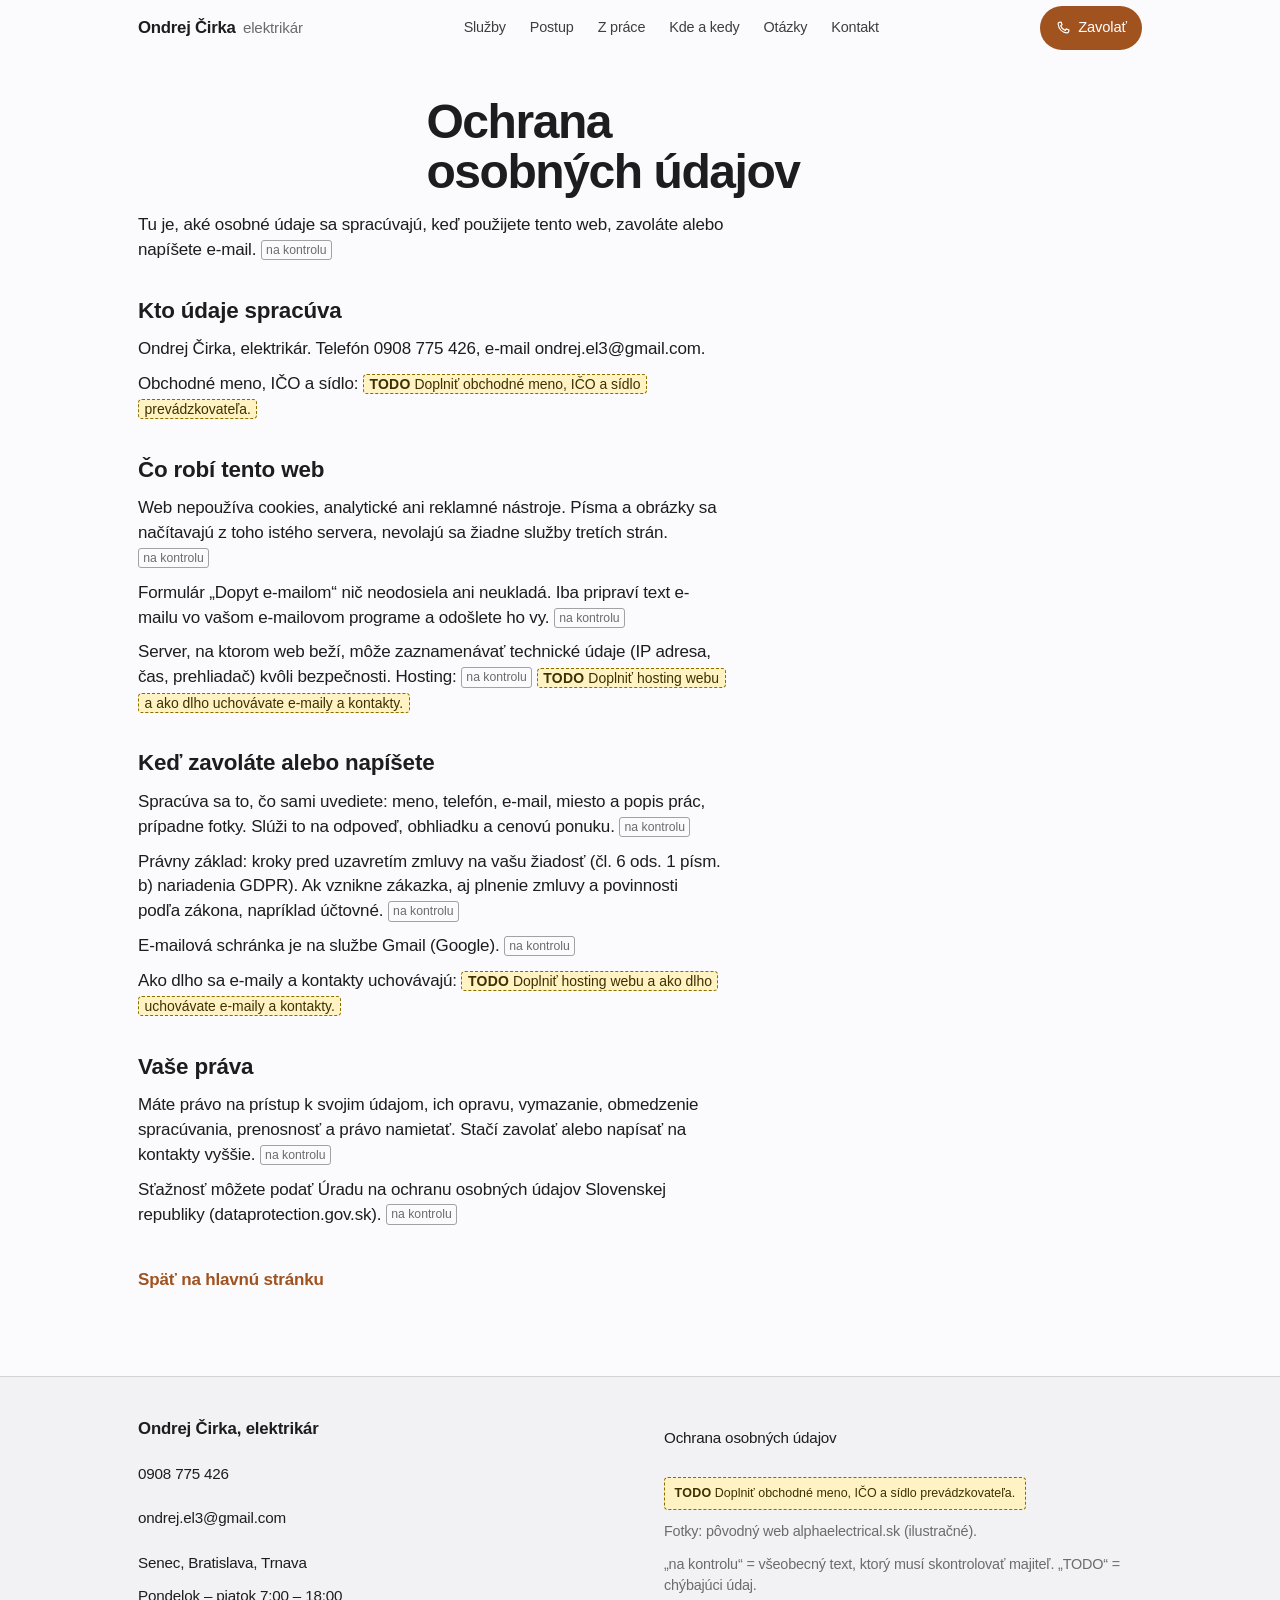
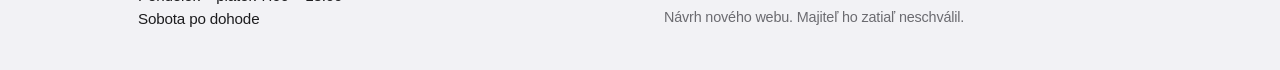
<file: variants/4/ochrana-osobnych-udajov/index.html>
<!DOCTYPE html><html lang="sk"><head><meta charset="utf-8"><meta name="viewport" content="width=device-width, initial-scale=1"><meta name="robots" content="noindex, nofollow"><title>Ochrana osobných údajov | Ondrej Čirka</title><meta name="description" content="Prerábky bytov, elektroinštalácie, montáž a výmena svietidiel, zásuviek a vypínačov. Senec, Bratislava, Trnava. Obhliadka zdarma, nezáväzná cenová ponuka. Tel. 0908 775 426."><meta name="theme-color" content="#FBFBFD" media="(prefers-color-scheme: light)"><meta name="theme-color" content="#000000" media="(prefers-color-scheme: dark)"><meta property="og:title" content="Ochrana osobných údajov | Ondrej Čirka"><meta property="og:description" content="Prerábky bytov, elektroinštalácie, montáž a výmena svietidiel, zásuviek a vypínačov. Senec, Bratislava, Trnava. Obhliadka zdarma, nezáväzná cenová ponuka. Tel. 0908 775 426."><meta property="og:type" content="website"><meta property="og:locale" content="sk_SK"><link rel="icon" href="/alphaelectrical-navrhy/favicon.svg" type="image/svg+xml"><script>document.documentElement.classList.add('js')</script><style>.sr-only,.mh-sr{position:absolute;width:1px;height:1px;padding:0;margin:-1px;overflow:hidden;clip:rect(0 0 0 0);white-space:nowrap;border:0}.skip-link{position:absolute;left:1rem;top:-100px;z-index:100;padding:.75rem 1rem;background:var(--skip-bg, #000);color:var(--skip-fg, #fff);font-weight:600;text-decoration:none}.skip-link:focus{top:1rem}.todo{display:inline;padding:.05em .4em .1em;border:1px dashed var(--todo-border, #8a6d00);border-radius:4px;background:var(--todo-bg, #fff4c2);color:var(--todo-fg, #3d2f00);font-size:.82em;font-weight:500;line-height:1.5;box-decoration-break:clone;-webkit-box-decoration-break:clone;font-family:var(--font-ui, system-ui),system-ui,sans-serif;letter-spacing:0;text-transform:none;font-stretch:100%;font-style:normal}.todo--block{display:block;width:fit-content;max-width:100%;margin-block:.5rem 0;padding:.4rem .6rem}.todo__tag{font-weight:700;letter-spacing:.02em}.review{display:inline-block;padding:0 .35em;border-radius:3px;border:1px solid var(--review-border, currentColor);color:var(--review-fg, inherit);font-size:.72em;font-weight:500;line-height:1.5;vertical-align:.1em;white-space:nowrap;font-family:var(--font-ui, system-ui),system-ui,sans-serif;letter-spacing:0;text-transform:none;font-stretch:100%;font-style:normal;opacity:1}.hours-status{display:flex;align-items:baseline;gap:.55em}.hours-status__dot{flex:none;width:.6em;height:.6em;border-radius:50%;background:var(--status-neutral, currentColor);transform:translateY(-.05em)}.hours-status[data-kind=open] .hours-status__dot{background:var(--status-open, green)}.hours-status[data-kind=closed] .hours-status__dot{background:transparent;box-shadow:inset 0 0 0 2px var(--status-closed, currentColor)}.mh-form[hidden],.mh-result[hidden]{display:none!important}.mh-field{display:grid;gap:.35rem}.mh-field label{font-weight:600}.mh-opt{font-weight:400}.mh-field input,.mh-field select,.mh-field textarea,.mh-result textarea{width:100%;font:inherit;min-height:48px}.mh-result textarea{min-height:10rem}@media(prefers-reduced-motion:reduce){*,*:before,*:after{scroll-behavior:auto!important;transition-duration:.01ms!important;animation-duration:.01ms!important;animation-iteration-count:1!important}}html{scroll-padding-top:1rem;scroll-padding-bottom:96px}@media(min-width:1024px){html{scroll-padding-bottom:1rem}}footer a,.mh-nojs-link,[class$=contact__phone],[class$=contact__big],[class$=card__phone],[class$=contact__mail],[class$=card__mail] a,[class$=legal__back]{display:inline-flex;align-items:center;min-height:44px}.mh-error:empty{display:none}.mh-error{color:var(--error, #a1121d);font-weight:600;font-size:.95rem}.mh-field select[aria-invalid=true]{border-color:var(--error, #a1121d)!important;box-shadow:0 0 0 1px var(--error, #a1121d)}
@layer base{*,:after,:before,::backdrop,::file-selector-button{box-sizing:border-box;margin:0;padding:0;border:0 solid}html,:host{line-height:1.5;-webkit-text-size-adjust:100%;tab-size:4;font-family:-apple-system,BlinkMacSystemFont,Segoe UI,Roboto,Helvetica Neue,Noto Sans,Arial,sans-serif,"Apple Color Emoji","Segoe UI Emoji",Segoe UI Symbol,"Noto Color Emoji";font-feature-settings:normal;font-variation-settings:normal;-webkit-tap-highlight-color:transparent}hr{height:0;color:inherit;border-top-width:1px}abbr:where([title]){-webkit-text-decoration:underline dotted;text-decoration:underline dotted}h1,h2,h3,h4,h5,h6{font-size:inherit;font-weight:inherit}a{color:inherit;-webkit-text-decoration:inherit;text-decoration:inherit}b,strong{font-weight:bolder}code,kbd,samp,pre{font-family:ui-monospace,SFMono-Regular,Menlo,Monaco,Consolas,Liberation Mono,Courier New,monospace;font-feature-settings:normal;font-variation-settings:normal;font-size:1em}small{font-size:80%}sub,sup{font-size:75%;line-height:0;position:relative;vertical-align:baseline}sub{bottom:-.25em}sup{top:-.5em}table{text-indent:0;border-color:inherit;border-collapse:collapse}:-moz-focusring:where(:not(iframe)){outline:auto}progress{vertical-align:baseline}summary{display:list-item}ol,ul,menu{list-style:none}img,svg,video,canvas,audio,iframe,embed,object{display:block;vertical-align:middle}img,video{max-width:100%;height:auto}button,input,select,optgroup,textarea,::file-selector-button{font:inherit;font-feature-settings:inherit;font-variation-settings:inherit;letter-spacing:inherit;color:inherit;border-radius:0;background-color:transparent;opacity:1}:where(select:is([multiple],[size])) optgroup{font-weight:bolder}:where(select:is([multiple],[size])) optgroup option{padding-inline-start:20px}::file-selector-button{margin-inline-end:4px}::placeholder{opacity:1}@supports (not (-webkit-appearance: -apple-pay-button)) or (contain-intrinsic-size: 1px){::placeholder{color:currentcolor;@supports (color: color-mix(in lab,red,red)){color:color-mix(in oklab,currentcolor 50%,transparent)}}}textarea{resize:vertical}::-webkit-search-decoration{-webkit-appearance:none}::-webkit-date-and-time-value{min-height:1lh;text-align:inherit}::-webkit-datetime-edit{display:inline-flex}::-webkit-datetime-edit-fields-wrapper{padding:0}::-webkit-datetime-edit,::-webkit-datetime-edit-year-field,::-webkit-datetime-edit-month-field,::-webkit-datetime-edit-day-field,::-webkit-datetime-edit-hour-field,::-webkit-datetime-edit-minute-field,::-webkit-datetime-edit-second-field,::-webkit-datetime-edit-millisecond-field,::-webkit-datetime-edit-meridiem-field{padding-block:0}::-webkit-calendar-picker-indicator{line-height:1}:-moz-ui-invalid{box-shadow:none}button,input:where([type=button],[type=reset],[type=submit]),::file-selector-button{appearance:button}::-webkit-inner-spin-button,::-webkit-outer-spin-button{height:auto}[hidden]:where(:not([hidden=until-found])){display:none!important}}.v4{--bg: #fbfbfd;--tile: #f2f2f5;--card: #ffffff;--text: #1d1d1f;--text-2: #6b6b70;--line: #d2d2d7;--accent: #a0521f;--accent-press: #8a4519;--on-accent: #ffffff;--quiet: #e8e8ed;--quiet-press: #dcdce2;--glass: rgba(251, 251, 253, .72);--glass-line: rgba(0, 0, 0, .08);--font-ui: -apple-system, BlinkMacSystemFont, "SF Pro Text", "SF Pro Display", "Segoe UI Variable Text", "Segoe UI", Roboto, "Helvetica Neue", Arial, sans-serif;--font-head: -apple-system, BlinkMacSystemFont, "SF Pro Display", "Segoe UI Variable Display", "Segoe UI", Roboto, "Helvetica Neue", Arial, sans-serif;--todo-bg: #fff3c4;--todo-fg: #3d2f00;--todo-border: #8a6d00;--review-fg: #6b6b70;--review-border: #a1a1a6;--status-open: #1f8a4c;--status-closed: #6b6b70;--status-neutral: #a1a1a6;--skip-bg: #1d1d1f;--skip-fg: #fff;color-scheme:light;background:var(--bg);color:var(--text);font-family:var(--font-ui);font-size:1.0625rem;line-height:1.47;letter-spacing:-.01em;-webkit-font-smoothing:antialiased}@media(prefers-color-scheme:dark){.v4-dark{background:#0b0b0c;border-block-color:#2c2c2e}.v4{--bg: #000000;--tile: #151517;--card: #1c1c1e;--text: #f5f5f7;--text-2: #a1a1a6;--line: #38383c;--accent: #e08a4f;--accent-press: #f0a06a;--on-accent: #000000;--quiet: #2c2c2e;--quiet-press: #3a3a3c;--glass: rgba(22, 22, 23, .72);--glass-line: rgba(255, 255, 255, .1);--review-fg: #a1a1a6;--review-border: #6e6e73;--status-open: #4cd07d;--status-closed: #a1a1a6;--status-neutral: #6e6e73;--skip-bg: #f5f5f7;--skip-fg: #000;color-scheme:dark}}@media(prefers-contrast:more){.v4{--text-2: #48484d;--line: #86868b;--review-fg: #48484d}}@media(prefers-contrast:more)and (prefers-color-scheme:dark){.v4{--text-2: #d1d1d6;--line: #8e8e93;--review-fg: #d1d1d6}}:where(.v4) a{color:inherit;text-underline-offset:.18em}.v4 :focus-visible{outline:3px solid var(--accent);outline-offset:3px;border-radius:10px}.v4 h1,.v4 h2,.v4 h3{font-family:var(--font-head);text-wrap:balance}.v4-h2{font-size:clamp(2rem,1.2rem + 3.6vw,3.5rem);font-weight:700;line-height:1.07;letter-spacing:-.025em;margin-bottom:.6rem}.v4 h3{font-size:1.3rem;font-weight:700;line-height:1.2;letter-spacing:-.015em}.v4 p{max-width:62ch}.v4-wrap{width:100%;max-width:1060px;margin-inline:auto;padding-inline:16px}@media(min-width:640px){.v4-wrap{padding-inline:28px}}.v4-section{padding-block:4rem}.v4-section--tile{background:var(--tile)}@media(min-width:1024px){.v4-section{padding-block:6.5rem}}.v4-intro{color:var(--text-2);font-size:1.15rem;margin-bottom:2rem}.v4 .todo--block{margin-top:1rem}.v4-intro+.todo--block{margin:-1.25rem 0 2rem}.v4-header{position:sticky;top:0;z-index:40;background:var(--glass);-webkit-backdrop-filter:saturate(180%) blur(20px);backdrop-filter:saturate(180%) blur(20px);border-bottom:1px solid transparent}.v4-header__in{display:flex;align-items:center;justify-content:space-between;gap:1rem;min-height:56px}.v4-brand{display:flex;align-items:baseline;gap:.45rem;text-decoration:none;padding-block:.6rem}.v4-brand__name{font-weight:600;font-size:1.05rem;letter-spacing:-.015em}.v4-brand__trade{color:var(--text-2);font-size:.95rem}.v4-nav{display:none}.v4-nav ul{display:flex;gap:1.5rem;list-style:none}.v4-nav a{display:inline-flex;align-items:center;min-height:44px;font-size:.9rem;color:var(--text);text-decoration:none;opacity:.85}.v4-nav a:hover{opacity:1}@media(min-width:1000px){.v4-nav{display:block}}@media(prefers-reduced-motion:no-preference){@supports (animation-timeline: scroll()){.v4-header{animation:v4-hairline linear both;animation-timeline:scroll(root);animation-range:0 64px}@keyframes v4-hairline{to{border-bottom-color:var(--glass-line)}}}}@media(prefers-reduced-motion:reduce){.v4-header{border-bottom-color:var(--glass-line)}}@media(prefers-reduced-transparency:reduce){.v4-header,.v4-bar{background:var(--bg);-webkit-backdrop-filter:none;backdrop-filter:none;border-color:var(--line)}}.v4-pill{display:inline-flex;align-items:center;justify-content:center;gap:.45rem;min-height:44px;padding:.55rem 1.1rem;border-radius:999px;font-weight:500;font-size:1rem;text-decoration:none;letter-spacing:-.01em;transition:background-color .15s ease,transform .1s ease}.v4-pill:active{transform:scale(.97)}.v4-pill--accent{background:var(--accent);color:var(--on-accent)!important}.v4-pill--accent:hover{background:var(--accent-press)}.v4-pill--quiet{background:var(--quiet);color:var(--text)!important}.v4-pill--quiet:hover{background:var(--quiet-press)}.v4-pill--big{min-height:52px;padding-inline:1.4rem;font-size:1.06rem}.v4-header__call{padding-inline:.95rem;font-size:.92rem}.v4-hero{padding-top:2.75rem;text-align:center;overflow:hidden}.v4 h1{font-size:clamp(2.5rem,1.3rem + 5.6vw,5rem);font-weight:700;line-height:1.04;letter-spacing:-.035em;max-width:16ch;margin-inline:auto}.v4-lead{margin:1rem auto 0;font-size:clamp(1.15rem,1rem + .6vw,1.45rem);color:var(--text-2);max-width:36ch;letter-spacing:-.015em}.v4-cta{display:grid;gap:.7rem;margin-top:1.75rem;justify-items:stretch}.v4-status{margin-top:1.1rem;min-height:3.1em;justify-content:center;text-align:left;font-size:.98rem}.v4-hero .v4-status{display:inline-flex}.v4-hero__img{margin:2.25rem 0 0}.v4-hero__img img{display:block;width:100%;max-width:1040px;height:auto;margin-inline:auto;aspect-ratio:4 / 3;object-fit:cover}.v4-hero__img figcaption{margin-top:.6rem;text-align:left;font-size:.9rem}.v4-hero{padding-bottom:3rem}.v4-facts{display:grid;gap:0;margin-top:1.5rem;padding-bottom:3rem;list-style:none;text-align:left}.v4-facts li{padding-block:.85rem;border-top:1px solid var(--line);font-weight:600;font-size:1.05rem}@media(min-width:560px){.v4-cta{grid-template-columns:auto auto;justify-content:center}.v4-status{min-height:1.6em}}@media(min-width:768px){.v4-hero{padding-top:4.5rem}.v4-hero__img img{border-radius:28px;aspect-ratio:16 / 10}.v4-facts{grid-template-columns:repeat(3,1fr);text-align:center}.v4-facts li{border-top:0;border-left:1px solid var(--line);padding-inline:1rem}.v4-facts li:first-child{border-left:0}}@media(prefers-reduced-motion:no-preference){@supports (animation-timeline: view()){.v4-hero__img img{animation:v4-settle linear both;animation-timeline:view();animation-range:entry 0% cover 45%}@keyframes v4-settle{0%{transform:scale(1.08)}to{transform:none}}}}.v4-tiles{display:grid;gap:1rem;list-style:none}.v4-tile{padding:1.75rem 1.5rem;border-radius:28px;background:var(--tile)}.v4-tile__glyph{width:40px;height:40px;margin-bottom:1.25rem;stroke:var(--text);stroke-width:2;stroke-linecap:round;stroke-linejoin:round}.v4-tile h3{font-size:1.5rem}.v4-tile__scope{margin-block:.3rem .6rem;color:var(--text-2);font-weight:600}.v4-tile__parts{display:flex;flex-wrap:wrap;gap:.4rem;margin-top:1rem;list-style:none}.v4-tile__parts li{padding:.2rem .7rem;border-radius:999px;background:var(--card);font-size:.92rem}@media(min-width:900px){.v4-tiles{grid-template-columns:repeat(3,1fr);gap:1.25rem}.v4-tile{padding:2.25rem 2rem}}.v4-chapters{display:grid;grid-auto-flow:column;grid-auto-columns:min(82%,340px);gap:1rem;overflow-x:auto;scroll-snap-type:x mandatory;list-style:none;padding:.25rem 16px 1rem;margin-inline:-16px;scroll-padding-inline:16px}.js .v4-chapters{scrollbar-width:none}.js .v4-chapters::-webkit-scrollbar{display:none}html:not(.js) .v4-chapters{grid-auto-flow:row;grid-auto-columns:auto;grid-template-columns:repeat(auto-fill,minmax(260px,1fr));overflow:visible;margin-inline:0;padding-inline:0}.v4-chapter{scroll-snap-align:start;padding:1.75rem 1.5rem;border-radius:28px;background:var(--card)}.v4-chapter__n{display:grid;place-items:center;width:2.4rem;height:2.4rem;margin-bottom:1.25rem;border-radius:50%;box-shadow:inset 0 0 0 1.5px var(--text);font-weight:600}.v4-chapter h3{margin-bottom:.4rem}.v4-paddles{display:flex;justify-content:flex-end;gap:.6rem;margin-top:.75rem}.v4-paddles[hidden]{display:none}.v4-paddle{display:grid;place-items:center;width:44px;height:44px;border-radius:50%;background:var(--quiet);color:var(--text);cursor:pointer}.v4-paddle:hover{background:var(--quiet-press)}.v4-paddle[data-dir="-1"] svg{transform:rotate(90deg)}.v4-paddle[data-dir="1"] svg{transform:rotate(-90deg)}.v4-paddle:disabled{opacity:.4;cursor:default}@media(min-width:640px){.js .v4-chapters{margin-inline:-28px;padding-inline:28px;scroll-padding-inline:28px}}.v4-dark{background:#000;color:#f5f5f7;border-block:1px solid transparent;--text-2: #a1a1a6;--review-fg: #a1a1a6;--review-border: #6e6e73;--line: #38383c}.v4-dark :focus-visible{outline-color:#e08a4f}.v4-dark__head{display:grid;gap:1.5rem;align-items:center}.v4-bulb{position:relative;margin:0 auto;width:min(70vw,380px);isolation:isolate}.v4-bulb img{display:block;width:100%;height:auto;-webkit-mask-image:radial-gradient(closest-side,#000 72%,transparent 100%);mask-image:radial-gradient(closest-side,#000 72%,transparent 100%)}.v4-bulb__glow{position:absolute;inset:10% -10% 25%;z-index:-1;background:radial-gradient(closest-side,rgba(255,170,80,.35),transparent);opacity:1;pointer-events:none}.v4-bulb figcaption{margin-top:.5rem;font-size:.9rem}.v4-gallery{display:grid;gap:1rem;margin-top:2rem;list-style:none}.v4-gallery figure{margin:0}.v4-gallery img{display:block;width:100%;height:auto;aspect-ratio:4 / 3;object-fit:cover;border-radius:20px;background:#151517}.v4-gallery figcaption{margin-top:.5rem;color:#a1a1a6;font-size:.95rem}@media(min-width:640px){.v4-gallery{grid-template-columns:1fr 1fr}}@media(min-width:1100px){.v4-gallery{grid-template-columns:repeat(4,1fr)}.v4-gallery img{aspect-ratio:3 / 4}}@media(min-width:900px){.v4-dark__head{grid-template-columns:1.2fr 1fr}}@media(prefers-reduced-motion:no-preference){@supports (animation-timeline: view()){.v4-bulb img{animation:v4-bulb linear both;animation-timeline:view();animation-range:entry 10% cover 45%}.v4-bulb__glow{animation:v4-glow linear both;animation-timeline:view();animation-range:entry 30% cover 50%}@keyframes v4-bulb{0%{filter:brightness(.22) saturate(.6)}to{filter:none}}@keyframes v4-glow{0%{opacity:0;transform:scale(.7)}to{opacity:1;transform:none}}}}.v4-area__grid{display:grid;gap:1rem}.v4-card{padding:1.75rem 1.5rem;border-radius:28px;background:var(--tile)}.v4-card__label{color:var(--text-2);font-size:1rem!important;font-weight:600!important;margin-bottom:.75rem}.v4-towns{list-style:none}.v4-towns li{font-family:var(--font-head);font-weight:700;font-size:clamp(1.9rem,1.3rem + 2.4vw,2.8rem);line-height:1.12;letter-spacing:-.03em}.v4-rows div{display:flex;flex-wrap:wrap;justify-content:space-between;gap:.25rem 1rem;padding-block:.8rem;border-bottom:1px solid var(--line)}.v4-rows div:first-child{border-top:1px solid var(--line)}.v4-rows dt{font-weight:600}.v4-rows__todo dd{flex-basis:100%}@media(min-width:900px){.v4-area__grid{grid-template-columns:1fr 1fr;gap:1.25rem}.v4-card{padding:2.25rem 2rem}}.v4-specs__sub{font-size:clamp(1.2rem,1rem + .8vw,1.6rem);font-weight:600;color:var(--text-2);margin-bottom:1.5rem;letter-spacing:-.015em}.v4-specs{border-top:1px solid var(--line)}.v4-specs div{display:grid;gap:.25rem;padding-block:1.15rem;border-bottom:1px solid var(--line)}.v4-specs dt{font-weight:600;font-size:1.05rem}.v4-specs dd{color:var(--text);font-size:1.05rem}.v4-specs a{color:var(--accent)}@media(min-width:768px){.v4-specs div{grid-template-columns:15rem 1fr;gap:2rem}}.v4-faq{border-top:1px solid var(--line)}.v4-faq details{border-bottom:1px solid var(--line);interpolate-size:allow-keywords}.v4-faq summary{display:flex;justify-content:space-between;align-items:center;gap:1rem;min-height:60px;padding-block:1rem;font-weight:600;font-size:1.15rem;letter-spacing:-.015em;cursor:pointer;list-style:none}.v4-faq summary::-webkit-details-marker{display:none}.v4-faq__icon{position:relative;flex:none;width:18px;height:18px}.v4-faq__icon:before,.v4-faq__icon:after{content:"";position:absolute;left:0;right:0;top:8px;height:2px;border-radius:2px;background:var(--text);transition:transform .25s ease}.v4-faq__icon:after{transform:rotate(90deg)}.v4-faq details[open] .v4-faq__icon:before{transform:rotate(45deg)}.v4-faq details[open] .v4-faq__icon:after{transform:rotate(135deg)}.v4-faq__a{padding-bottom:1.2rem;color:var(--text)}.v4-faq__a .todo--block{margin-top:0}@media(prefers-reduced-motion:no-preference){.v4-faq details::details-content{height:0;overflow:clip;transition:height .3s ease,content-visibility .3s allow-discrete}.v4-faq details[open]::details-content{height:auto}}@media(min-width:1024px){.v4-faq-wrap{display:grid;grid-template-columns:1fr 1.7fr;gap:4rem;align-items:start}}.v4-contact{display:grid;gap:2.5rem}.v4-contact__head{text-align:center;container-type:inline-size}.v4-contact__head .v4-intro{margin-inline:auto;margin-bottom:1.25rem}.v4-contact__phone{display:inline-flex;min-height:44px;font-family:var(--font-head);font-weight:700;font-size:clamp(2.2rem,12cqi,5.2rem);line-height:1.04;letter-spacing:-.035em;text-decoration:none}.v4-cta--center{justify-content:center}.v4-contact__mail{margin:1rem auto 0;font-weight:600}.v4-status--center{display:inline-flex;justify-content:center}.v4 .mh{max-width:720px;margin-inline:auto;padding:1.75rem 1.5rem;border-radius:28px;background:var(--card)}.v4 .mh-title{font-family:var(--font-head);font-weight:700;font-size:1.6rem;letter-spacing:-.02em}.v4 .mh-how{margin-block:.4rem 1.25rem;color:var(--text-2)}.v4 .mh-form{display:grid;gap:1.1rem}.v4 .mh-field input,.v4 .mh-field select,.v4 .mh-field textarea,.v4 .mh-result textarea{padding:.75rem .9rem;border:1px solid #86868b;border-radius:12px;background:var(--bg);color:var(--text)}.v4 .mh-hint,.v4 .mh-opt,.v4 .mh-consent{color:var(--text-2);font-size:.95rem}.v4 .mh-submit,.v4 .mh-copy{justify-self:start;min-height:52px;padding:.7rem 1.4rem;border-radius:999px;background:var(--accent);color:var(--on-accent);font-weight:500;cursor:pointer}.v4 .mh-copy{background:var(--quiet);color:var(--text)}.v4 .mh-result{display:grid;gap:.8rem;margin-top:1.25rem;padding-top:1.25rem;border-top:1px solid var(--line)}.v4 .mh-nojs-link{font-weight:600;color:var(--accent)}@media(min-width:640px){.v4 .mh-form{grid-template-columns:1fr 1fr}.v4 .mh-field--wide,.v4 .mh-consent,.v4 .mh-submit{grid-column:1 / -1}.v4 .mh{padding:2.25rem 2rem}}.v4-footer{background:var(--tile);color:var(--text);padding-block:2.5rem 7rem;font-size:.95rem;border-top:1px solid var(--line)}.v4-footer__grid{display:grid;gap:1.5rem}.v4-footer p+p{margin-top:.7rem}.v4-footer__name{font-weight:600;font-size:1.05rem}.v4-footer__small{font-size:.9rem;color:var(--text-2)}@media(min-width:768px){.v4-footer__grid{grid-template-columns:1fr 1fr;gap:3rem}}@media(min-width:1024px){.v4-footer{padding-bottom:2.5rem}}.v4-bar{position:fixed;inset:auto 0 0;z-index:50;display:grid;grid-template-columns:1.3fr 1fr;gap:.6rem;padding:.6rem 16px calc(.6rem + env(safe-area-inset-bottom));background:var(--glass);-webkit-backdrop-filter:saturate(180%) blur(20px);backdrop-filter:saturate(180%) blur(20px);border-top:1px solid var(--glass-line)}@media(min-width:1024px){.v4-bar{display:none}}@media(prefers-reduced-motion:reduce){.v4-pill,.v4-faq__icon:before,.v4-faq__icon:after{transition:none}.v4-pill:active{transform:none}}.v4-legal{padding-block:2.5rem 4rem}.v4-legal h1{font-size:clamp(2rem,1.4rem + 2.5vw,3rem);font-weight:700;letter-spacing:-.03em;margin-bottom:1rem}.v4-legal h2{font-size:1.4rem;font-weight:700;margin-top:2rem}.v4-legal p{margin-top:.6rem}.v4-legal__back{display:inline-block;margin-top:2.5rem;font-weight:600;color:var(--accent)}
</style></head><body class="v4"><a class="skip-link" href="#obsah">Preskočiť na obsah</a><header class="v4-header"><div class="v4-wrap v4-header__in"><a class="v4-brand" href="/alphaelectrical-navrhy/variants/4/"><span class="v4-brand__name">Ondrej Čirka</span><span class="v4-brand__trade">elektrikár</span></a><nav class="v4-nav" aria-label="Hlavná navigácia"><ul><li><a href="/alphaelectrical-navrhy/variants/4/#sluzby">Služby</a></li><li><a href="/alphaelectrical-navrhy/variants/4/#postup">Postup</a></li><li><a href="/alphaelectrical-navrhy/variants/4/#ukazky">Z práce</a></li><li><a href="/alphaelectrical-navrhy/variants/4/#oblast">Kde a kedy</a></li><li><a href="/alphaelectrical-navrhy/variants/4/#otazky">Otázky</a></li><li><a href="/alphaelectrical-navrhy/variants/4/#kontakt">Kontakt</a></li></ul></nav><a class="v4-pill v4-pill--accent v4-header__call" href="tel:+421908775426"><svg width="16" height="16" viewBox="0 0 24 24" fill="none" stroke="currentColor" stroke-width="1.8" stroke-linecap="round" stroke-linejoin="round" aria-hidden="true" focusable="false"><path d="M6.6 3.5 9 3l1.6 4.2-2.1 1.4a11 11 0 0 0 6.9 6.9l1.4-2.1L21 15l-.5 2.4a2.4 2.4 0 0 1-2.6 1.9C10.6 18.6 5.4 13.4 4.7 6.1A2.4 2.4 0 0 1 6.6 3.5Z"></path></svg><span>Zavolať</span><span class="sr-only"> 0908 775 426</span></a></div></header><main id="obsah" class="v4-wrap v4-legal"><article><h1>Ochrana osobných údajov</h1><p>Tu je, aké osobné údaje sa spracúvajú, keď použijete tento web, zavoláte alebo napíšete e-mail. <span class="review" data-review title="Všeobecný text: musí ho skontrolovať majiteľ">na kontrolu</span></p><section><h2>Kto údaje spracúva</h2><p>Ondrej Čirka, elektrikár. Telefón 0908 775 426, e-mail ondrej.el3@gmail.com.</p><p>Obchodné meno, IČO a sídlo: <span data-todo="G01" class="todo"><span class="todo__tag">TODO</span> Doplniť obchodné meno, IČO a sídlo prevádzkovateľa.</span></p></section><section><h2>Čo robí tento web</h2><p>Web nepoužíva cookies, analytické ani reklamné nástroje. Písma a obrázky sa načítavajú z toho istého servera, nevolajú sa žiadne služby tretích strán. <span class="review" data-review title="Všeobecný text: musí ho skontrolovať majiteľ">na kontrolu</span></p><p>Formulár „Dopyt e-mailom“ nič neodosiela ani neukladá. Iba pripraví text e-mailu vo vašom e-mailovom programe a odošlete ho vy. <span class="review" data-review title="Všeobecný text: musí ho skontrolovať majiteľ">na kontrolu</span></p><p>Server, na ktorom web beží, môže zaznamenávať technické údaje (IP adresa, čas, prehliadač) kvôli bezpečnosti. Hosting: <span class="review" data-review title="Všeobecný text: musí ho skontrolovať majiteľ">na kontrolu</span> <span data-todo="G17" class="todo"><span class="todo__tag">TODO</span> Doplniť hosting webu a ako dlho uchovávate e-maily a kontakty.</span></p></section><section><h2>Keď zavoláte alebo napíšete</h2><p>Spracúva sa to, čo sami uvediete: meno, telefón, e-mail, miesto a popis prác, prípadne fotky. Slúži to na odpoveď, obhliadku a cenovú ponuku. <span class="review" data-review title="Všeobecný text: musí ho skontrolovať majiteľ">na kontrolu</span></p><p>Právny základ: kroky pred uzavretím zmluvy na vašu žiadosť (čl. 6 ods. 1 písm. b) nariadenia GDPR). Ak vznikne zákazka, aj plnenie zmluvy a povinnosti podľa zákona, napríklad účtovné. <span class="review" data-review title="Všeobecný text: musí ho skontrolovať majiteľ">na kontrolu</span></p><p>E-mailová schránka je na službe Gmail (Google). <span class="review" data-review title="Všeobecný text: musí ho skontrolovať majiteľ">na kontrolu</span></p><p>Ako dlho sa e-maily a kontakty uchovávajú: <span data-todo="G17" class="todo"><span class="todo__tag">TODO</span> Doplniť hosting webu a ako dlho uchovávate e-maily a kontakty.</span></p></section><section><h2>Vaše práva</h2><p>Máte právo na prístup k svojim údajom, ich opravu, vymazanie, obmedzenie spracúvania, prenosnosť a právo namietať. Stačí zavolať alebo napísať na kontakty vyššie. <span class="review" data-review title="Všeobecný text: musí ho skontrolovať majiteľ">na kontrolu</span></p><p>Sťažnosť môžete podať Úradu na ochranu osobných údajov Slovenskej republiky (<a href="https://dataprotection.gov.sk/">dataprotection.gov.sk</a>). <span> <span class="review" data-review title="Všeobecný text: musí ho skontrolovať majiteľ">na kontrolu</span></span></p></section><a class="v4-legal__back" href="/alphaelectrical-navrhy/variants/4/">Späť na hlavnú stránku</a></article></main><footer class="v4-footer"><div class="v4-wrap v4-footer__grid"><div><p class="v4-footer__name">Ondrej Čirka, elektrikár</p><p><a href="tel:+421908775426">0908 775 426</a><br><a href="mailto:ondrej.el3@gmail.com">ondrej.el3@gmail.com</a></p><p>Senec, Bratislava, Trnava</p><p>Pondelok – piatok 7:00 – 18:00<br>Sobota po dohode</p></div><div><p><a href="/alphaelectrical-navrhy/variants/4/ochrana-osobnych-udajov/">Ochrana osobných údajov</a></p><p data-todo="G01" class="todo todo--block"><span class="todo__tag">TODO</span> Doplniť obchodné meno, IČO a sídlo prevádzkovateľa.</p><p class="v4-footer__small">Fotky: pôvodný web alphaelectrical.sk (ilustračné).</p><p class="v4-footer__small">„na kontrolu“ = všeobecný text, ktorý musí skontrolovať majiteľ. „TODO“ = chýbajúci údaj.</p><p class="v4-footer__small">Návrh nového webu. Majiteľ ho zatiaľ neschválil.</p></div></div></footer></body></html>
</file>
